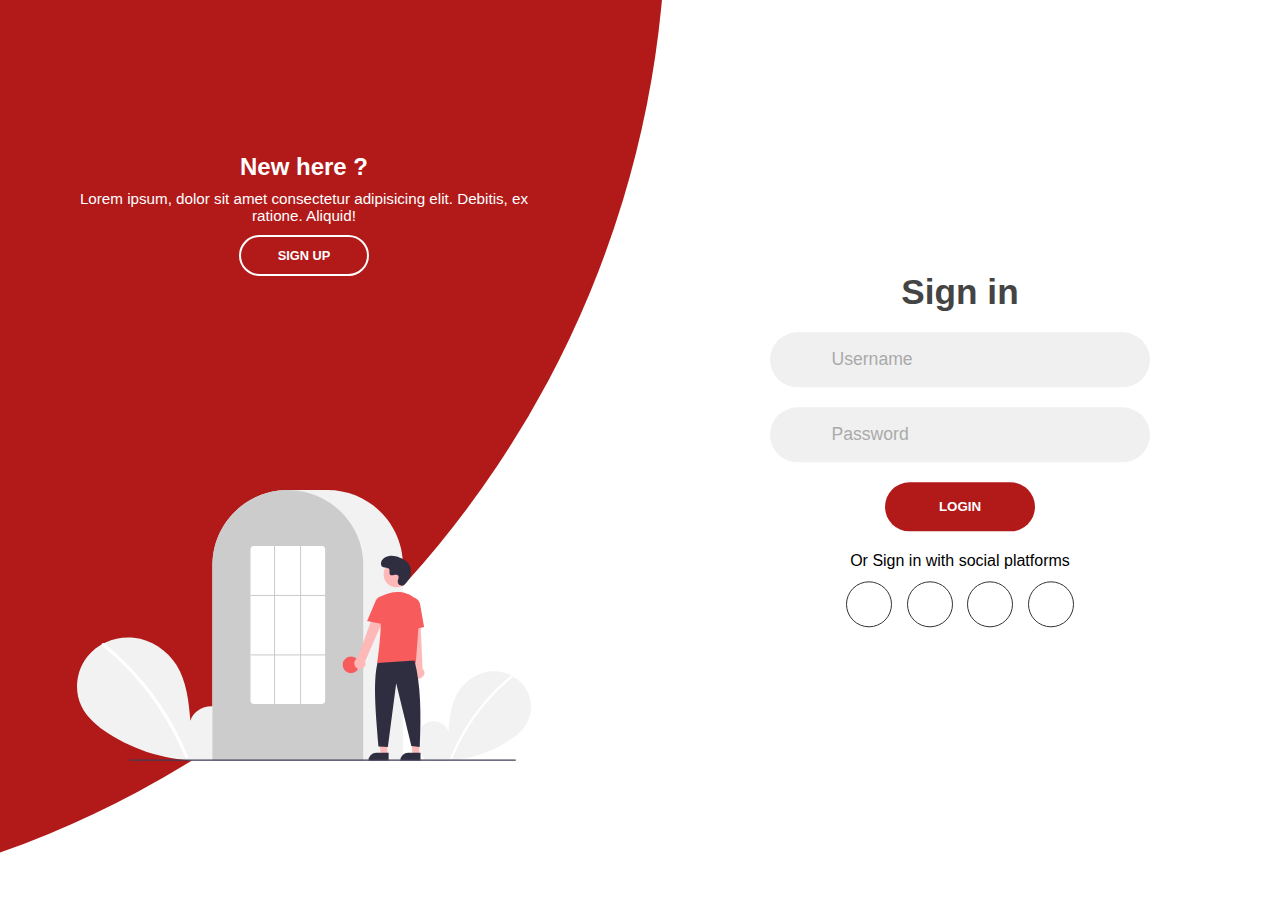
<file: login-form.html>
<!DOCTYPE html>
<html lang="en">
<head>
	<meta charset="UTF-8">
	<meta name="viewport" content="width=device-width, initial-scale=1.0">
	<title>Sign-in & Sign-up</title>
	<link rel="stylesheet" href="https://unicons.iconscout.com/release/v4.0.0/css/line.css">
	<link rel="stylesheet" type="text/css" href="css/login-form.css">
	<link rel="stylesheet" href="https://pro.fontawesome.com/releases/v5.10.0/css/all.css" integrity="sha384-AYmEC3Yw5cVb3ZcuHtOA93w35dYTsvhLPVnYs9eStHfGJvOvKxVfELGroGkvsg+p" crossorigin="anonymous"/>
	<link href='https://fonts.googleapis.com/css?family=Poppins' rel='stylesheet'>
	
    
</head>
 <body>
    <div class="container">
      <div class="forms-container">
        <div class="signin-signup">
          <form action="#" class="sign-in-form">
            <h2 class="title">Sign in</h2>

            <div class="input-field">
              <i class="fas fa-user"></i>
              <input type="text" placeholder="Username" required />
            </div>

            <div class="input-field">
              <i class="fas fa-lock"></i>
              <input class="password" type="password" placeholder="Password"  required/>
            </div>

            <input type="submit" value="Login" class="btn solid" />
            <p class="social-text">Or Sign in with social platforms</p>

            <div class="social-media">
              <a href="#" class="social-icon">
                <i class="fab fa-facebook-f"></i>
              </a>
              <a href="#" class="social-icon">
                <i class="fab fa-twitter"></i>
              </a>
              <a href="#" class="social-icon">
                <i class="fab fa-google"></i>
              </a>
              <a href="#" class="social-icon">
                <i class="fab fa-linkedin-in"></i>
              </a>
            </div>
          </form>

          <form action="#" class="sign-up-form">
            <h2 class="title">Sign up</h2>

            <div class="input-field">
              <i class="fas fa-user"></i>
              <input type="text" placeholder="Username" required />
            </div>

            <div class="input-field">
              <i class="fas fa-envelope"></i>
              <input type="email" placeholder="Email" required />
            </div>

           <div class="input-field">
              <i class="fas fa-lock"></i>             
              <input class="password" type="password" placeholder="Password"  id="password" required />
            </div>

            <div class="input-field">
              <i class="fas fa-lock"></i>             
              <input class="Confirmpassword" type="password" placeholder="Confirm Password" id="cnfrmPassword" required />              
            </div>

            <input type="submit" class="btn signup" value="Sign up" onclick="return Validate()" />
            <p class="social-text">Or Sign up with social platforms</p>

            <div class="social-media">
              <a href="#" class="social-icon">
                <i class="fab fa-facebook-f"></i>
              </a>
              <a href="#" class="social-icon">
                <i class="fab fa-twitter"></i>
              </a>
              <a href="#" class="social-icon">
                <i class="fab fa-google"></i>
              </a>
              <a href="#" class="social-icon">
                <i class="fab fa-linkedin-in"></i>
              </a>

            </div>
          </form>
        </div>
      </div>

      <div class="panels-container">
        <div class="panel left-panel">
          <div class="content">
            <h3>New here ?</h3>
            <p>
              Lorem ipsum, dolor sit amet consectetur adipisicing elit. Debitis,
              ex ratione. Aliquid!
            </p>
            <button class="btn transparent" id="sign-up-btn">
              Sign up
            </button>
          </div>
          <img src="img/3.svg" class="image" alt="" />
        </div>
        <div class="panel right-panel">
          <div class="content">
            <h3>One of us ?</h3>
            <p>
              Lorem ipsum dolor sit amet consectetur adipisicing elit. Nostrum
              laboriosam ad deleniti.
            </p>
            <button class="btn transparent" id="sign-in-btn">
              Sign in
            </button>
          </div>
          <img src="img/4.svg" class="image" alt="" />
        </div>
      </div>
    </div>

    <script>
//------------------------------------------
//javascript for navigation bar effect on scroll
    window.addEventListener("scroll", function(){
      var header = document.querySelector("header");
      header.classList.toggle('sticky', window.scrollY > 0);
    });
//----------------login form
const sign_in_btn = document.querySelector("#sign-in-btn");
const sign_up_btn = document.querySelector("#sign-up-btn");
const container = document.querySelector(".container");

sign_up_btn.addEventListener("click", () => {
  container.classList.add("sign-up-mode");
});

sign_in_btn.addEventListener("click", () => {
  container.classList.remove("sign-up-mode");
});

</script>  

<script language="Javascript">
  function Validate() {
        var password = document.getElementById("password").value;
        var confirmPassword = document.getElementById("cnfrmPassword").value;
        if (password != confirmPassword) {
            alert("Passwords do not match.");
            return false;
        }
        return true;

</script>

  </body>
</html>
</file>
<file: css/login-form.css>
* {
  margin: 0;
  padding: 0;
  box-sizing: border-box;
  font-family: "oswald", sans-serif;
}


/*HEADER START*/
header{
  background: #000;
  z-index: 999;
  position: fixed;
  top: 0;
  left: 0;
  width: 100%;
  display: flex;
  justify-content: space-between;
  align-items: center;
  padding: 20px 100px;
  transition: 0.6s;

}
header.sticky{
  background: #fff;
  padding: 15px 100px;
}
header.sticky .social a i{
  color: #000;
}
header.sticky .social a i:hover{
  color: #b21919;
}
header.sticky .menu a{
  color: #000;
}

header .brand img{
 width: 170px;
    height: 100%;
    display: flex;
    cursor: pointer;
}

header .menu{
  position: relative;
  display: flex;
  justify-content: center;
  align-items: center;
}

header .menu a{
  color: #fff;
  font-size: 18px;
  font-weight: 500;
  text-decoration: none;
  text-transform: uppercase;
  margin: 0 30px;
  padding: 0 10px;
  border-radius: 20px;
  transition: 0.5s;
  transition-property: color, background;
}

header .menu a:hover{
  color: #b21919;
}
header .menu a::after{
  content: "";
  display: block;
  height: 2px;
  width: 0%;
  background:#b21919 ;
  transition: 0.5s;
}
header .menu a:hover::after{
  width: 100%;
}
header .btnnn{
  color: #fff;
  font-size: 25px;
  cursor: pointer;
  display: none;
}
.social a{
  font-size: 1.6em;
  margin: 0 10px;
}
.social a i:hover{
  color: #b21919;
}
/*RESPONSIVE HEADER*/
@media (max-width: 1060px){
  header .btnnn{
    display: block;
  }

  header .menu{
    position: fixed;
    background: #fff;
    flex-direction: column;
    min-width: 400px;
    height: 100vh;
    top: 0;
    right: -100%;
    padding: 80px 50px;
    transition: 0.5s;
    transition-property: right;
  }

  header .menu.active{
    right: 0;
  }

  header .menu .close-btn{
    position: absolute;
    top: 0;
    left: 0;
    margin: 25px;
    color: #000;
  }
  header .menu .menu-btn{
    color: #000;
  }

  header .menu a{
    display: block;
    font-size: 20px;
    margin: 20px;
    padding: 0 15px;
    color: #000;
  }
  header .brand img{
    margin: auto;
    padding-right: 10px;
    flex: 1;
  }
}
/*HEADER END*/

.container {
  position: relative;
  width: 100%;
  background-color: #fff;
  min-height: 100vh;
  overflow: hidden;
}

.forms-container {
  position: absolute;
  width: 100%;
  height: 100%;
  top: 0;
  left: 0;
}

.signin-signup {
  position: absolute;
  top: 50%;
  transform: translate(-50%, -50%);
  left: 75%;
  width: 50%;
  transition: 1s 0.7s ease-in-out;
  display: grid;
  grid-template-columns: 1fr;
  z-index: 5;
}

form {
  display: flex;
  align-items: center;
  justify-content: center;
  flex-direction: column;
  padding: 0rem 5rem;
  transition: all 0.2s 0.7s;
  overflow: hidden;
  grid-column: 1 / 2;
  grid-row: 1 / 2;
}

form.sign-up-form {
  opacity: 0;
  z-index: 1;
}

form.sign-in-form {
  z-index: 2;
}

.title {
  font-size: 2.2rem;
  color: #444;
  margin-bottom: 10px;
}

.input-field {
  max-width: 380px;
  width: 100%;
  background-color: #f0f0f0;
  margin: 10px 0;
  height: 55px;
  border-radius: 55px;
  display: grid;
  grid-template-columns: 15% 85%;
  padding: 0 0.4rem;
  position: relative;
}

.input-field i {
  text-align: center;
  line-height: 55px;
  color: #acacac;
  transition: 0.5s;
  font-size: 1.1rem;
}

.input-field input {
  background: none;
  outline: none;
  border: none;
  line-height: 1;
  font-weight: 600;
  font-size: 1.1rem;
  color: #333;
}

.input-field input::placeholder {
  color: #aaa;
  font-weight: 500;
}

.social-text {
  padding: 0.7rem 0;
  font-size: 1rem;
}

.social-media {
  display: flex;
  justify-content: center;
}

.social-icon {
  height: 46px;
  width: 46px;
  display: flex;
  justify-content: center;
  align-items: center;
  margin: 0 0.45rem;
  color: #333;
  border-radius: 50%;
  border: 1px solid #333;
  text-decoration: none;
  font-size: 1.1rem;
  transition: 0.3s;
}

.social-icon:hover {
  color: #b21919;
  border-color: #b21919;
}

.btn {
  width: 150px;
  background-color: #b21919;
  border: none;
  outline: none;
  height: 49px;
  border-radius: 49px;
  color: #fff;
  text-transform: uppercase;
  font-weight: 600;
  margin: 10px 0;
  cursor: pointer;
  transition: 0.5s;
}

.btn:hover {
  background-color: #9E1213;
}
.panels-container {
  position: absolute;
  height: 100%;
  width: 100%;
  top: 0;
  left: 0;
  display: grid;
  grid-template-columns: repeat(2, 1fr);
}

.container:before {
  content: "";
  position: absolute;
  height: 2000px;
  width: 2000px;
  top: -10%;
  right: 48%;
  transform: translateY(-50%);
  background-image: linear-gradient(-45deg, #b21919 50%, #E64D4E 100%);
  transition: 1.1s ease-in-out;
  border-radius: 50%;
  z-index: 6;
}

.image {
  width: 100%;
  transition: transform 1.1s ease-in-out;
  transition-delay: 0.4s;
}

.panel {
  display: flex;
  flex-direction: column;
  align-items: flex-end;
  justify-content: space-around;
  text-align: center;
  z-index: 6;
}

.left-panel {
  pointer-events: all;
  padding: 3rem 17% 2rem 12%;
}

.right-panel {
  pointer-events: none;
  padding: 3rem 12% 2rem 17%;
}

.panel .content {
  color: #fff;
  transition: transform 0.5s ease-in-out;
  transition-delay: 0.6s;
}

.panel h3 {
  font-weight: 600;
  line-height: 1;
  font-size: 1.5rem;
}

.panel p {
  font-size: 0.95rem;
  padding: 0.7rem 0;
}

.btn.transparent {
  margin: 0;
  background: none;
  border: 2px solid #fff;
  width: 130px;
  height: 41px;
  font-weight: 600;
  font-size: 0.8rem;
}

.right-panel .image,
.right-panel .content {
  transform: translateX(800px);
}

/* ANIMATION */

.container.sign-up-mode:before {
  transform: translate(100%, -50%);
  right: 52%;
}

.container.sign-up-mode .left-panel .image,
.container.sign-up-mode .left-panel .content {
  transform: translateX(-800px);
}

.container.sign-up-mode .signin-signup {
  left: 25%;
}

.container.sign-up-mode form.sign-up-form {
  opacity: 1;
  z-index: 2;
}

.container.sign-up-mode form.sign-in-form {
  opacity: 0;
  z-index: 1;
}

.container.sign-up-mode .right-panel .image,
.container.sign-up-mode .right-panel .content {
  transform: translateX(0%);
}

.container.sign-up-mode .left-panel {
  pointer-events: none;
}

.container.sign-up-mode .right-panel {
  pointer-events: all;
}

@media (max-width: 870px) {
  .container {
    min-height: 800px;
    height: 100vh;
  }
  .signin-signup {
    width: 100%;
    top: 95%;
    transform: translate(-50%, -100%);
    transition: 1s 0.8s ease-in-out;
  }

  .signin-signup,
  .container.sign-up-mode .signin-signup {
    left: 50%;
  }

  .panels-container {
    grid-template-columns: 1fr;
    grid-template-rows: 1fr 2fr 1fr;
  }

  .panel {
    flex-direction: row;
    justify-content: space-around;
    align-items: center;
    padding: 2.5rem 8%;
    grid-column: 1 / 2;
  }

  .right-panel {
    grid-row: 3 / 4;
  }

  .left-panel {
    grid-row: 1 / 2;
  }

  .image {
    width: 200px;
    transition: transform 0.9s ease-in-out;
    transition-delay: 0.6s;
  }

  .panel .content {
    padding-right: 15%;
    transition: transform 0.9s ease-in-out;
    transition-delay: 0.5s;
  }

  .panel h3 {
    font-size: 1.2rem;
  }

  .panel p {
    font-size: 0.7rem;
    padding: 0.5rem 0;
  }

  .btn.transparent {
    width: 110px;
    height: 35px;
    font-size: 0.7rem;
  }

  .container:before {
    width: 1500px;
    height: 1500px;
    transform: translateX(-50%);
    left: 30%;
    bottom: 68%;
    right: initial;
    top: initial;
    transition: 2s ease-in-out;
  }

  .container.sign-up-mode:before {
    transform: translate(-50%, 100%);
    bottom: 32%;
    right: initial;
  }

  .container.sign-up-mode .left-panel .image,
  .container.sign-up-mode .left-panel .content {
    transform: translateY(-300px);
  }

  .container.sign-up-mode .right-panel .image,
  .container.sign-up-mode .right-panel .content {
    transform: translateY(0px);
  }

  .right-panel .image,
  .right-panel .content {
    transform: translateY(300px);
  }

  .container.sign-up-mode .signin-signup {
    top: 5%;
    transform: translate(-50%, 0);
  }
}

@media (max-width: 570px) {
  form {
    padding: 0 1.5rem;
  }

  .image {
    display: none;
  }
  .panel .content {
    padding: 0.5rem 1rem;
  }
  .container {
    padding: 1.5rem;
  }

  .container:before {
    bottom: 72%;
    left: 50%;
  }

  .container.sign-up-mode:before {
    bottom: 28%;
    left: 50%;
  }
}
/*FOOTER*/
footer{
  bottom: 0px;
  width: 100%;
  background: #111;
}
.main-content{
  display: flex;
}
.main-content .box{
  flex-basis: 50%;
  padding: 10px 20px;
}
.box h2{
  font-size: 45px;
  font-weight: 600;
  text-transform: uppercase;
}
.box .Footercontent{
  margin: 20px 0 0 0;
  position: relative;
}
.box .Footercontent:before{
  position: absolute;
  content: '';
  top: -10px;
  height: 2px;
  width: 100%;
  background: #1a1a1a;
}
.box .Footercontent:after{
  position: absolute;
  content: '';
  height: 2px;
  width: 15%;
  background: #f12020;
  top: -10px;
}
.left .Footercontent p{
  text-align: justify;
  padding-top: 20px;
  font-size: 50px;
}
.left .Footercontent .footsocial{
  margin: 20px 0 0 0;
}
.left .Footercontent .footsocial a{
  padding: 0 2px;
  font-size: 1.6em;
}
.left .Footercontent .footsocial a span{
  height: 40px;
  width: 40px;
  background: #1a1a1a;
  line-height: 40px;
  text-align: center;
  font-size: 25px;
  border-radius: 5px;
  transition: 0.3s;
}
.fa.fa-facebook-f {
    font-family: "Font Awesome 6 Brands";
    font-weight: 400;
    padding: 8px;
}
.fa.fa-facebook, .fa.fa-twitter {
    font-family: "Font Awesome 6 Brands";
    font-weight: 400;
    padding: 5px;
}
.fa.fa-adn, .fa.fa-bitbucket, .fa.fa-bitbucket-square, .fa.fa-dropbox, .fa.fa-flickr, .fa.fa-instagram, .fa.fa-stack-overflow {
    font-family: "Font Awesome 6 Brands";
    font-weight: 400;
    padding: 10px;
}
.left .Footercontent .footsocial a span:hover{
  background: #f12020;
}
.center .Footercontent .fas{
  font-size: 1.4375rem;
  background: #1a1a1a;
  height: 45px;
  width: 45px;
  line-height: 45px;
  text-align: center;
  border-radius: 50%;
  transition: 0.3s;
  cursor: pointer;
}
.center .Footercontent .fas:hover{
  background: #b21919;
}
.center .Footercontent .text{
  font-size:15px;
  font-weight: 500;
  padding-left: 10px;
}
.center .Footercontent .phone{
  margin: 15px 0;
  font-size: 15px;
}
.right form .text{
  margin-bottom: 2px;
  color: #656565;
  font-size: 15px;
}
.right form .msg{
  margin-top: 10px;
  font-size: 15px;
}
.right form input, .right form textarea{
  width: 100%;
  font-size: 12px;
  background: #151515;
  padding-left: 10px;
  border: 1px solid #222222;
}
.right form input:focus,
.right form textarea:focus{
  outline-color: #1F2322;
}
.right form input{
  height: 35px;
}
.right form .buttonn{
  margin-top: 10px;
}
.right form .buttonn button{
  height: 40px;
  width: 100%;
  border: none;
  outline: none;
  background: #b21919;
  font-size: 20px;
  font-weight: 500;
  cursor: pointer;
  transition: 0.3s;
}
.right form .buttonn button:hover{
  background: #000;
}
.bottom center{
  padding: 5px;
  font-size: 18px;
  background: #151515;
}
.bottom center span{
  color: #656565;
}
.bottom center a{
  color: #f12020;
  text-decoration: none;
}
.bottom center a:hover{
  text-decoration: underline;
}
/*responsive Footer*/
@media screen and (max-width: 900px) {
  footer{
    position: relative;
    bottom: 0px;
  }
  .main-content{
    flex-wrap: wrap;
    flex-direction: column;
  }
  .main-content .box{
    margin: 5px 0;
  }
</file>
